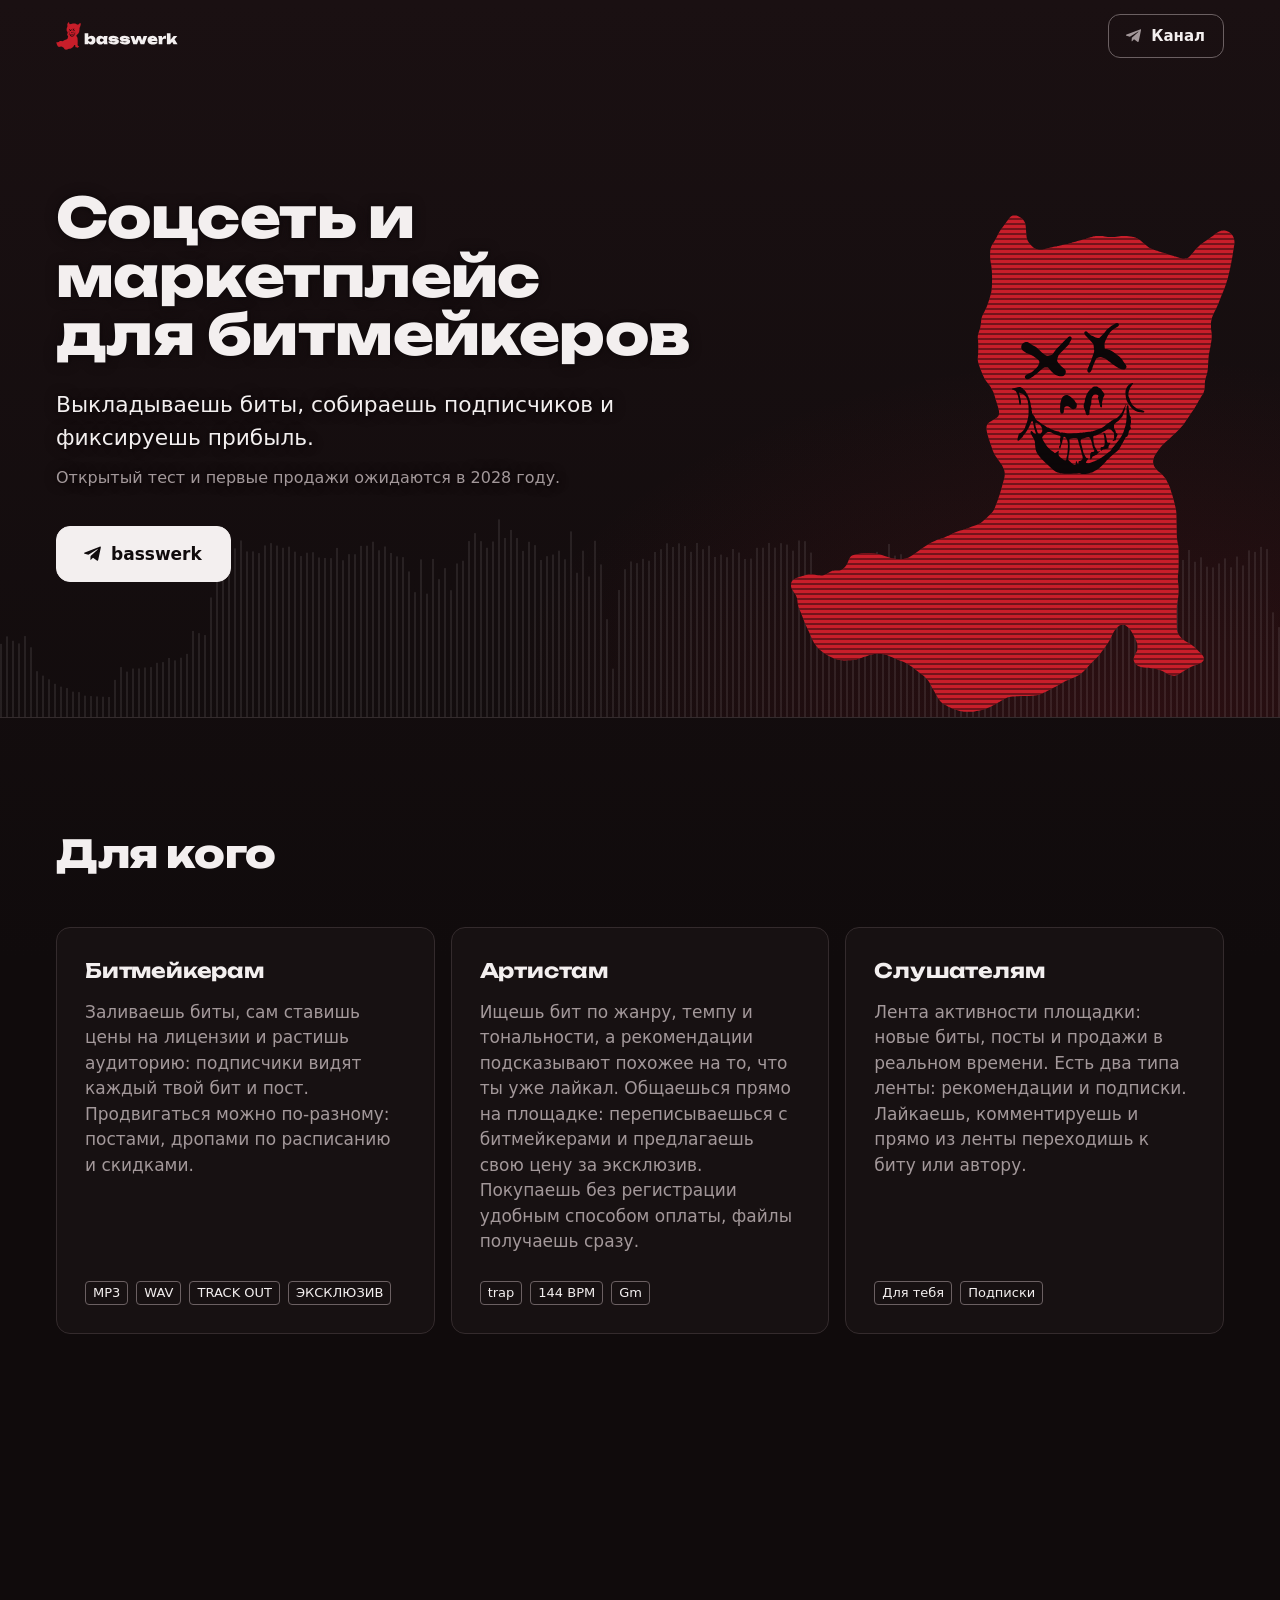
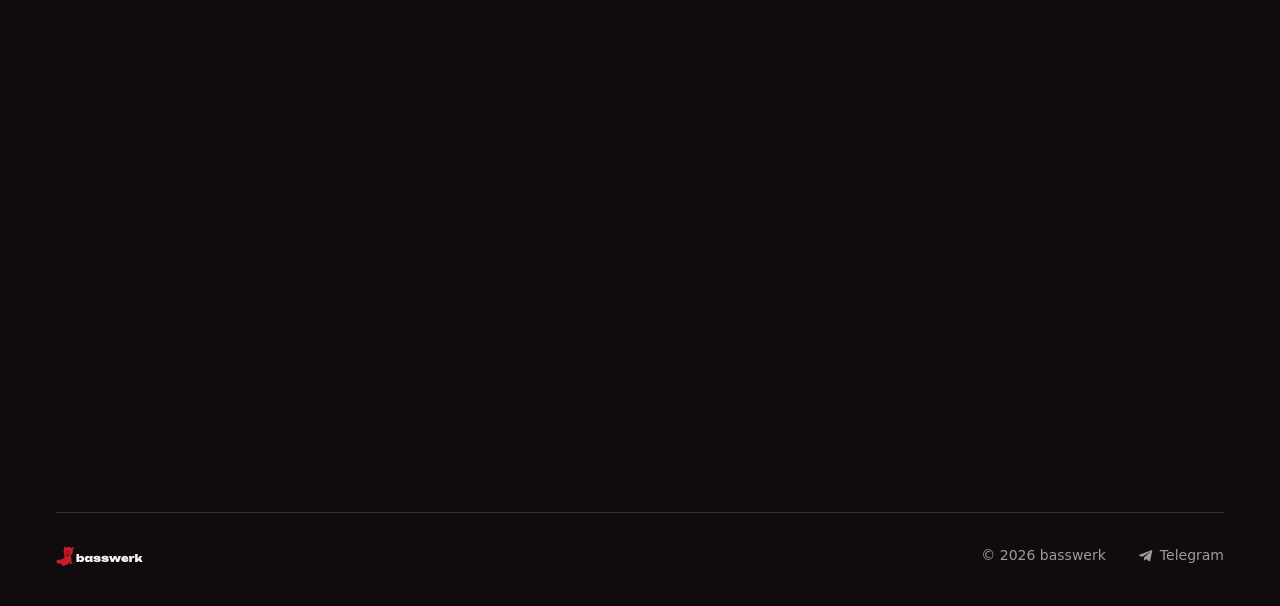
<file: index.html>
<!doctype html>
<html lang="ru">
<head>
<meta charset="utf-8">
<meta name="viewport" content="width=device-width, initial-scale=1, viewport-fit=cover">
<meta http-equiv="Content-Security-Policy" content="default-src 'self'; img-src 'self' data:; font-src 'self'; style-src 'self'; script-src 'self'; connect-src 'self'; object-src 'none'; base-uri 'none'; form-action 'none'">
<title>basswerk: социальная сеть и маркетплейс для битмейкеров</title>
<meta name="description" content="Соцсеть и маркетплейс для битмейкеров: выкладываешь биты, собираешь подписчиков и фиксируешь прибыль. Открытый тест и первые продажи ожидаются в 2028 году.">
<link rel="canonical" href="https://basswerk.ru/">
<meta name="theme-color" content="#100B0C">
<meta name="color-scheme" content="dark">
<meta property="og:type" content="website">
<meta property="og:site_name" content="basswerk">
<meta property="og:locale" content="ru_RU">
<meta property="og:url" content="https://basswerk.ru/">
<meta property="og:title" content="basswerk: социальная сеть и маркетплейс для битмейкеров">
<meta property="og:description" content="Выкладываешь биты, собираешь подписчиков и фиксируешь прибыль. Открытый тест и первые продажи ожидаются в 2028 году.">
<meta name="twitter:card" content="summary">
<link rel="icon" href="/assets/favicon.svg" type="image/svg+xml">
<link rel="preload" href="/assets/fonts/unbounded-cyrillic.woff2" as="font" type="font/woff2" crossorigin>
<link rel="stylesheet" href="/css/main.css?v=20261120n">
<script type="module" src="/js/main.js?v=20261120m"></script>
</head>
<body>
<svg class="sprite" aria-hidden="true">
  <symbol id="i-tg" viewBox="0 0 24 24"><path fill="currentColor" d="M21.4 4.1 18.3 19c-.2 1-.8 1.3-1.7.8l-4.6-3.4-2.2 2.1c-.3.3-.5.5-1 .5l.3-4.7 8.6-7.8c.4-.3-.1-.5-.6-.2L6.5 13 2 11.6c-1-.3-1-1 .2-1.5L20 3.2c.8-.3 1.6.2 1.4.9Z"/></symbol>
</svg>
<a class="skip" href="#main">Перейти к содержимому</a>

<header class="top wrap">
  <a class="logo" href="/"><img src="/assets/logo.svg" width="122" height="28" alt="basswerk"></a>
  <a class="btn" href="https://t.me/basswerk"><svg class="tg" width="18" height="18" aria-hidden="true"><use href="#i-tg"/></svg>Канал</a>
</header>

<main id="main">
  <section class="hero">
    <div class="wrap hero-in">
      <div class="hero-text">
        <h1>Соцсеть и маркетплейс для&nbsp;битмейкеров</h1>
        <p class="lead">Выкладываешь биты, собираешь подписчиков и фиксируешь прибыль.</p>
        <p class="when">Открытый тест и первые продажи ожидаются в&nbsp;2028&nbsp;году.</p>
        <div class="cta">
          <a class="btn btn-fill btn-lg" href="https://t.me/basswerk"><svg class="tg" width="20" height="20" aria-hidden="true"><use href="#i-tg"/></svg>basswerk</a>
        </div>
      </div>
      <div class="ghost" aria-hidden="true"><span class="scan"></span></div>
    </div>
  </section>

  <section class="sec wrap" aria-labelledby="who" data-rv>
    <h2 id="who">Для кого</h2>
    <div class="cards">
      <article class="card">
        <h3>Битмейкерам</h3>
        <p>Заливаешь биты, сам ставишь цены на лицензии и растишь аудиторию: подписчики видят каждый твой бит и пост. Продвигаться можно по-разному: постами, дропами по расписанию и скидками.</p>
        <ul class="tags" aria-label="Лицензии">
          <li>MP3</li><li>WAV</li><li>TRACK OUT</li><li>ЭКСКЛЮЗИВ</li>
        </ul>
      </article>
      <article class="card">
        <h3>Артистам</h3>
        <p>Ищешь бит по жанру, темпу и тональности, а рекомендации подсказывают похожее на то, что ты уже лайкал. Общаешься прямо на площадке: переписываешься с битмейкерами и предлагаешь свою цену за эксклюзив. Покупаешь без регистрации удобным способом оплаты, файлы получаешь сразу.</p>
        <ul class="tags" aria-label="Пример фильтра">
          <li>trap</li><li>144 BPM</li><li>Gm</li>
        </ul>
      </article>
      <article class="card">
        <h3>Слушателям</h3>
        <p>Лента активности площадки: новые биты, посты и продажи в реальном времени. Есть два типа ленты: рекомендации и подписки. Лайкаешь, комментируешь и прямо из ленты переходишь к биту или автору.</p>
        <ul class="tags" aria-label="Вкладки ленты">
          <li>Для тебя</li><li>Подписки</li>
        </ul>
      </article>
    </div>
  </section>

  <section class="sec wrap" aria-labelledby="diff" data-rv>
    <h2 id="diff">Чем отличаемся</h2>
    <div class="diff">
      <div class="diff-item">
        <h3>Биты, взаимодействие с аудиторией, сделки и продвижение на одной площадке</h3>
        <p>Выкладываешь бит, рассказываешь о нём подписчикам в посте, получаешь отклик в комментариях и лайках и поднимаешься выше в рекомендациях. Здесь же получаешь оффер на эксклюзив и закрываешь сделку: договариваться в личке больше не нужно.</p>
        <figure class="mock mock-feed">
          <figcaption>Макет</figcaption>
          <div class="feed" data-feed></div>
        </figure>
      </div>
      <div class="diff-item">
        <h3>Лицензию можно проверить на basswerk и в блокчейне</h3>
        <p>У каждой купленной лицензии есть своя страница и PDF: на какой бит, кто и когда купил, что разрешено. Запись о лицензии хранится в блокчейне, задним числом её не подделать.</p>
        <figure class="mock mock-lic">
          <figcaption>Макет</figcaption>
          <div class="lic">
            <div class="lic-info">
              <p class="lic-no">Лицензия № 000214</p>
              <p class="lic-title">WAV-лицензия на KILLSWITCH</p>
              <span class="status">Действительна</span>
              <dl class="lic-dl">
                <dt>Битмейкер</dt><dd>papaguap</dd>
                <dt>Покупатель</dt><dd>zatru</dd>
                <dt>Дата</dt><dd>14 марта</dd>
              </dl>
              <div class="lic-btns">
                <span class="btn btn-sm is-locked">Скачать PDF</span>
                <button type="button" class="btn btn-sm btn-fill copy" data-copy="https://basswerk.ru/"><span>Скопировать ссылку</span><span>Скопировано</span></button>
              </div>
              <p class="lic-chain"><span class="is-locked">Запись в блокчейне ↗</span></p>
            </div>
            <div class="doc" aria-hidden="true">
              <div class="doc-head"><img src="/assets/favicon.svg" width="14" height="16" alt=""><b>basswerk</b><span>№ 000214</span></div>
              <p class="doc-title">Лицензия</p>
              <p class="doc-sub">на использование бита KILLSWITCH, тип WAV</p>
              <dl class="doc-dl">
                <dt>Лицензиар</dt><dd>papaguap</dd>
                <dt>Лицензиат</dt><dd>zatru</dd>
                <dt>Дата выдачи</dt><dd>14.03</dd>
              </dl>
              <ol class="doc-terms">
                <li>Лицензиар передаёт Лицензиату неисключительное право использовать бит в одном музыкальном произведении.</li>
                <li>Лицензиат указывает автора бита в описании трека: prod. by papaguap.</li>
                <li>Проверить лицензию можно на basswerk.ru.</li>
              </ol>
              <div class="doc-sign">
                <svg class="sig" viewBox="0 0 120 40" aria-hidden="true"><path d="M4 30c10-14 16-22 20-20s-6 22 0 20 10-18 16-16-2 14 4 13 8-12 14-11 0 9 6 8 12-10 20-9 14 4 30-2" fill="none" stroke="currentColor" stroke-width="2" stroke-linecap="round"/></svg>
                <svg class="stamp" viewBox="0 0 100 100" aria-hidden="true">
                  <defs><path id="ring" d="M50 50m-36 0a36 36 0 1 1 72 0a36 36 0 1 1-72 0"/></defs>
                  <circle cx="50" cy="50" r="46" fill="none" stroke="currentColor" stroke-width="2.5"/>
                  <circle cx="50" cy="50" r="27" fill="none" stroke="currentColor" stroke-width="1.5"/>
                  <text font-size="9.5" font-weight="700" letter-spacing="1.6" fill="currentColor"><textPath href="#ring">BASSWERK   ЛИЦЕНЗИЯ   000214</textPath></text>
                  <text x="50" y="55" text-anchor="middle" font-size="12" font-weight="800" fill="currentColor">WAV</text>
                </svg>
              </div>
            </div>
          </div>
        </figure>
      </div>
    </div>
  </section>

  <section class="sec wrap" aria-labelledby="now" data-rv>
    <h2 id="now">Где мы сейчас</h2>
    <div class="road">
      <div class="road-track" aria-hidden="true">
        <div class="road-wave"></div>
        <span class="road-head">Сейчас</span>
      </div>
      <ol class="road-list">
        <li class="is-now"><span class="road-y">2026</span><span class="road-d">Продумали продукт и собрали прототип</span></li>
        <li><span class="road-y">2027</span><span class="road-d">Разработка и опрос битмейкеров, артистов и слушателей</span></li>
        <li><span class="road-y">2028</span><span class="road-d">Закрытый тест, затем открытый с первыми продажами</span></li>
        <li><span class="road-y">Потом</span><span class="road-d">Запуск для всех</span></li>
      </ol>
    </div>
  </section>

  <section class="sec wrap" aria-labelledby="tg" data-rv>
    <div class="tg-box">
      <div>
        <h2 id="tg">Все сливы и разработка в нашем канале</h2>
        <p>Пишем, как продвигается работа над платформой. Показываем фичи до релиза и собираем идеи: что добавить и как сделать удобнее именно тебе.</p>
      </div>
      <a class="btn btn-fill btn-lg" href="https://t.me/basswerk"><svg class="tg" width="20" height="20" aria-hidden="true"><use href="#i-tg"/></svg>Подписаться</a>
    </div>
  </section>
</main>

<footer class="foot wrap">
  <img src="/assets/logo.svg" width="87" height="20" alt="basswerk">
  <span>© 2026 basswerk</span>
  <a href="https://t.me/basswerk"><svg class="tg" width="16" height="16" aria-hidden="true"><use href="#i-tg"/></svg>Telegram</a>
</footer>
</body>
</html>
</file>
<file: css/main.css>
/* basswerk landing. Бренд не финальный: цвета и шрифты только через переменные ниже. */

@font-face {
  font-family: Unbounded;
  font-style: normal;
  font-weight: 600 900;
  font-display: swap;
  src: url(/assets/fonts/unbounded-cyrillic.woff2) format("woff2");
  unicode-range: U+0301, U+0400-045F, U+0490-0491, U+04B0-04B1, U+2116;
}
@font-face {
  font-family: Unbounded;
  font-style: normal;
  font-weight: 600 900;
  font-display: swap;
  src: url(/assets/fonts/unbounded-latin.woff2) format("woff2");
  unicode-range: U+0000-00FF, U+0131, U+0152-0153, U+02BB-02BC, U+02C6, U+02DA, U+02DC, U+0304, U+0308, U+0329, U+2000-206F, U+20AC, U+2122, U+2191, U+2193, U+2212, U+2215, U+FEFF, U+FFFD;
}

:root {
  --bg: #100B0C;
  --bg-top: #1A1012;
  --surface: #171112;
  --raised: #211A1B;
  --line: #342B2D;
  --line-strong: #6B6062;
  --text: #F3EFEF;
  --muted: #A3989A;
  --ok: #2DB36F;
  --ok-text: #5FD49A;
  --red: #C81E2A;
  --signal: #FF4640;
  --paper: #F3EFE8;
  --ink: #1B1516;
  --ink-blue: #2B3D8F;

  --fd: Unbounded, "Arial Black", system-ui, sans-serif;
  --fs: system-ui, -apple-system, "Segoe UI", Roboto, "Helvetica Neue", Arial, sans-serif;
  --fdoc: Georgia, "Times New Roman", serif;

  --gut: 1rem;
  --wrap: 77.5rem;
  --r: 14px;
}
@media (min-width: 600px) { :root { --gut: 2rem; } }
@media (min-width: 1100px) { :root { --gut: 3.5rem; } }

/* Большие мониторы: всё в rem, растёт ступенями от ширины */
@media (min-width: 2200px) { html { font-size: 19px; } }
@media (min-width: 2900px) { html { font-size: 22px; } }
@media (min-width: 3600px) { html { font-size: 26px; } }

/* Скроллы как в прототипе: Chrome и Safari через ::-webkit-scrollbar, Firefox через стандартные свойства */
::-webkit-scrollbar { width: 12px; height: 12px; background: transparent; }
::-webkit-scrollbar-track, ::-webkit-scrollbar-corner { background: transparent; }
::-webkit-scrollbar-button { display: none; width: 0; height: 0; }
::-webkit-scrollbar-thumb { background: rgba(245, 242, 242, .16); background-clip: padding-box; border: 3px solid transparent; border-radius: 12px; min-height: 40px; }
::-webkit-scrollbar-thumb:hover { background-color: rgba(245, 242, 242, .3); }
::-webkit-scrollbar-thumb:active { background-color: rgba(245, 242, 242, .42); }
@supports not selector(::-webkit-scrollbar) { * { scrollbar-width: thin; scrollbar-color: rgba(245, 242, 242, .2) transparent; } }

*, *::before, *::after { box-sizing: border-box; }
/* manipulation: без зума по двойному тапу, щипок остаётся (зум нужен для доступности) */
html { background: var(--bg); -webkit-text-size-adjust: 100%; text-size-adjust: 100%; touch-action: manipulation; }
body {
  margin: 0;
  background: linear-gradient(180deg, var(--bg-top) 0, var(--bg) 60rem) no-repeat, var(--bg);
  color: var(--text);
  font: 400 1rem/1.5 var(--fs);
  -webkit-font-smoothing: antialiased;
  -webkit-tap-highlight-color: transparent;
}
img { display: block; max-width: 100%; height: auto; }
a { color: inherit; }
p { margin: 0; }
h1, h2, h3 { margin: 0; font-family: var(--fd); font-weight: 800; letter-spacing: -0.01em; }
:focus-visible { outline: 2px solid var(--text); outline-offset: 3px; border-radius: 4px; }
.sprite { position: absolute; width: 0; height: 0; overflow: hidden; }
.sr { position: absolute; width: 1px; height: 1px; overflow: hidden; clip: rect(0 0 0 0); white-space: nowrap; }
.muted { color: var(--muted); }
.is-locked { cursor: not-allowed; }

.wrap { width: min(100% - 2 * var(--gut), var(--wrap)); margin-inline: auto; }

.skip {
  position: absolute; left: var(--gut); top: -4rem; z-index: 10;
  padding: .625rem 1rem; border-radius: 10px;
  background: var(--text); color: var(--bg); font-weight: 600; text-decoration: none;
}
.skip:focus { top: .75rem; }

/* ---------- кнопки ---------- */
.btn {
  display: inline-flex; align-items: center; justify-content: center; gap: .5rem;
  height: 2.75rem; padding: 0 1.125rem;
  border: 1px solid var(--line-strong); border-radius: 12px;
  background: none; color: inherit;
  font: 600 .9375rem/1 var(--fs); text-decoration: none; white-space: nowrap; cursor: pointer;
  transition: border-color .15s, background-color .15s;
}
.btn:hover { border-color: var(--text); }
.btn .tg { flex: none; margin-left: -.125rem; color: var(--muted); }
.btn-fill { background: var(--text); border-color: var(--text); color: var(--bg); }
.btn-fill:hover { background: #fff; border-color: #fff; }
.btn-fill .tg { color: var(--bg); }
.btn-lg { height: 3.5rem; padding: 0 1.75rem; border-radius: 14px; font-size: 1.0625rem; }
.btn-sm { height: 2.25rem; padding: 0 .875rem; border-radius: 10px; font-size: .8125rem; }
.btn.is-locked:hover { border-color: var(--line-strong); }

/* ---------- шапка ---------- */
.top { position: relative; z-index: 2; display: flex; align-items: center; justify-content: space-between; height: 4.5rem; }
.logo { display: block; border-radius: 6px; }
.logo img { height: 1.75rem; width: auto; }

/* ---------- первый экран ---------- */
.hero {
  position: relative; overflow: hidden;
  border-bottom: 1px solid var(--line);
  background: radial-gradient(70% 80% at 88% 100%, rgba(200, 30, 42, .14), transparent 70%);
}
.eq { position: absolute; inset: 0; width: 100%; height: 100%; z-index: 0; pointer-events: none; }
.hero-in { position: relative; z-index: 1; display: grid; grid-template-columns: minmax(0, 1fr); }
.hero-text { padding: clamp(2.5rem, 9vh, 7rem) 0 0; }
/* Тёмный ореол цвета фона: текст читается, даже когда под ним подсвечены столбики эквалайзера */
.hero h1, .lead, .when { text-shadow: 0 0 3px rgba(16, 11, 12, .9), 0 0 12px rgba(16, 11, 12, .85); }
.hero h1 {
  max-width: 12em;
  font-size: clamp(1.75rem, .9rem + 3.2vw, 3.875rem);
  line-height: 1.06;
  text-wrap: balance;
}
.lead { margin-top: 1.5rem; max-width: 30em; font-size: clamp(1.125rem, 1rem + .45vw, 1.375rem); }
.when { margin-top: .75rem; color: var(--muted); font-size: 1rem; }
.cta { margin-top: 2.25rem; display: flex; flex-wrap: wrap; gap: 1rem; align-items: center; }

/* Призрак с CRT-строками, стоит на нижней линии экрана целиком */
.ghost {
  position: relative;
  justify-self: end;
  width: min(60%, 16rem);
  aspect-ratio: 914 / 1020;
  margin: -.5rem 0 0 0;
  background: url(/assets/ghost.svg) center / contain no-repeat;
}
.scan {
  position: absolute; inset: 0; overflow: hidden;
  -webkit-mask: url(/assets/ghost-mask.svg) center / contain no-repeat;
          mask: url(/assets/ghost-mask.svg) center / contain no-repeat;
  background: repeating-linear-gradient(to bottom, transparent 0 3px, rgba(11, 7, 8, .45) 3px 5px);
}
.scan::before {
  content: ""; position: absolute; left: 0; right: 0; top: 0; height: 18%;
  background: linear-gradient(to bottom, transparent, rgba(255, 70, 64, .38), transparent);
  transform: translateY(-100%);
  animation: sweep 7s linear infinite;
}
.hero.is-off .scan::before { animation-play-state: paused; }
@keyframes sweep { to { transform: translateY(620%); } }

@media (min-width: 1000px) {
  .hero-in { grid-template-columns: minmax(0, 1.5fr) minmax(0, 1fr); column-gap: 2rem; align-items: end; }
  .hero-text { padding: clamp(4rem, 13vh, 9rem) 0 clamp(5rem, 15vh, 10rem); }
  .ghost { width: 100%; max-width: 33rem; margin: 3rem -1rem 0 0; }
}

/* ---------- секции ---------- */
.sec { padding-block: clamp(4rem, 9vw, 7.5rem); }
.sec + .sec { border-top: 1px solid var(--line); }
.sec h2 {
  margin-bottom: clamp(2rem, 4vw, 3.25rem);
  font-size: clamp(1.625rem, 1.2rem + 1.5vw, 2.75rem);
  line-height: 1.1;
}

.tags { list-style: none; margin: 0; padding: 0; display: flex; flex-wrap: wrap; gap: .5rem; }
.tags li {
  height: 1.5rem; padding: 0 .4375rem;
  display: inline-flex; align-items: center;
  border: 1px solid var(--line-strong); border-radius: 4px;
  font-size: .8125rem; font-weight: 500; line-height: 1; white-space: nowrap;
}

/* Для кого */
.cards { display: grid; gap: 1rem; }
.card {
  display: flex; flex-direction: column; gap: .875rem;
  padding: 1.75rem;
  background: var(--surface); border: 1px solid var(--line); border-radius: var(--r);
}
.card h3 { font-size: 1.25rem; font-weight: 700; }
.card p { color: var(--muted); font-size: 1.0625rem; }
.card .tags { margin-top: auto; padding-top: .75rem; }
@media (min-width: 900px) {
  .cards { grid-template-columns: repeat(3, minmax(0, 1fr)); }
}

/* Чем отличаемся */
.diff { display: grid; gap: 3.5rem; }
.diff-item h3 { max-width: 20em; font-size: clamp(1.25rem, 1rem + .8vw, 1.75rem); line-height: 1.2; }
.diff-item > p { margin-top: 1rem; max-width: 34em; color: var(--muted); font-size: 1.0625rem; }
@media (min-width: 1000px) {
  .diff { grid-template-columns: repeat(2, minmax(0, 1fr)); grid-template-rows: auto auto 1fr; column-gap: 3rem; row-gap: 0; }
  .diff-item { display: grid; grid-template-rows: subgrid; grid-row: span 3; }
  /* Заголовки разной длины центрируются друг относительно друга по вертикали */
  .diff-item h3 { align-self: center; }
}

.mock {
  position: relative; margin: 2rem 0 0;
  background: var(--surface); border: 1px solid var(--line); border-radius: var(--r);
}
.mock figcaption {
  position: absolute; top: -.6rem; right: 1rem; z-index: 3; padding: 0 .5rem;
  background: var(--bg); color: var(--muted);
  font: 700 .6875rem/1.2rem var(--fd); letter-spacing: .06em; text-transform: uppercase;
}

/* Волна как в прототипе */
.wave { position: relative; touch-action: pan-y; user-select: none; -webkit-user-select: none; }
.wave canvas { display: block; width: 100%; height: 100%; }
.w-line { position: absolute; top: 0; bottom: 0; width: 1px; margin-left: -.5px; background: rgba(255, 255, 255, .85); pointer-events: none; opacity: 0; }
.w-tip {
  position: absolute; top: -30px; transform: translateX(-50%);
  height: 22px; padding: 0 7px; display: inline-flex; align-items: center;
  border-radius: 4px; background: rgba(0, 0, 0, .72); color: #fff;
  font-size: 12px; line-height: 1; font-weight: 600; white-space: nowrap; pointer-events: none; opacity: 0;
}
.wave.is-hover .w-line, .wave.is-hover .w-tip { opacity: 1; }

/* Макет ленты */
.av {
  flex: none; width: 2.25rem; height: 2.25rem; border-radius: 50%;
  display: grid; place-items: center;
  font: 900 .8125rem/1 var(--fd); color: var(--text);
  background: radial-gradient(120% 120% at 20% 100%, #5A4146, var(--raised) 70%);
}
/* Обрезка во внутреннем слое: у самой карточки обрезать нельзя, иначе срежется подпись «Макет» */
.feed { overflow: hidden; border-radius: calc(var(--r) - 1px); }
.fd-head {
  display: flex; flex-wrap: wrap; align-items: center; justify-content: space-between; gap: .625rem;
  padding: 1rem 1rem .875rem; border-bottom: 1px solid var(--line);
}
.seg { display: inline-flex; padding: 3px; border-radius: 10px; background: var(--raised); }
.seg button, .chips button {
  font: 600 .8125rem/1 var(--fs); color: var(--muted); background: none; cursor: pointer;
  transition: color .15s, background-color .15s, border-color .15s;
}
.seg button { height: 2rem; padding: 0 .75rem; border: 0; border-radius: 8px; }
.seg button:hover { color: var(--text); }
.seg button[aria-pressed="true"] { background: var(--text); color: var(--bg); }
.chips { display: flex; flex-wrap: wrap; gap: .375rem; }
.chips button { height: 1.75rem; padding: 0 .5625rem; border: 1px solid var(--line); border-radius: 4px; }
.chips button:hover { border-color: var(--line-strong); }
.chips button[aria-pressed="true"] { border-color: var(--line-strong); color: var(--text); }
/* position: relative держит внутри ленты всё абсолютное (подписи .sr, полоску волны),
   иначе оно вылезает из прокрутки и удлиняет страницу */
.fd-list {
  position: relative;
  list-style: none; margin: 0; padding: 0 .5rem 0 1rem;
  height: 27rem; overflow-y: auto; overscroll-behavior-y: auto;
}
.fd-list:focus-visible { outline-offset: -2px; }
.post, .ev { border-bottom: 1px solid var(--line); }
.post { padding: 1rem 0; }
.p-head { display: flex; align-items: center; gap: .75rem; }
.p-head b { display: block; font-size: .9375rem; font-weight: 600; }
.p-head small, .ev small { display: block; color: var(--muted); font-size: .75rem; }
.p-text { margin-top: .625rem; font-size: .9375rem; line-height: 1.45; }
/* Обложка-плашка: один цвет и название; шрифт подгоняется, чтобы название влезло в строку */
.cv {
  --fmax: .5rem;
  display: flex; align-items: flex-end; overflow: hidden; container-type: inline-size;
  background: var(--cv, var(--raised)); color: #fff;
}
.cv > span { font: 900 min(var(--fmax), calc(100cqi / (var(--n, 8) * .9)))/1 var(--fd); white-space: nowrap; }
.cv-att { flex: none; width: 3.25rem; height: 3.25rem; padding: .3rem; border-radius: 6px; }
.cv-ev { flex: none; width: 2.5rem; height: 2.5rem; padding: .25rem; border-radius: 5px; }
.cv-img { --fmax: 1.375rem; margin-top: .75rem; height: 11rem; padding: 1rem; border-radius: 10px; }
.att { display: flex; gap: .75rem; margin-top: .75rem; padding: .625rem; background: var(--raised); border-radius: 10px; }
.att-main { flex: 1; min-width: 0; }
.att-top { display: flex; align-items: center; gap: .625rem; }
.pl {
  flex: none; width: 1.75rem; height: 1.75rem; border-radius: 50%;
  display: grid; place-items: center; padding-left: 2px;
  background: var(--line-strong); color: var(--surface); cursor: not-allowed;
}
.att-tt { flex: 1; min-width: 0; display: grid; }
.att-t { font: 700 .8125rem/1.25 var(--fd); white-space: nowrap; }
.att-s { color: var(--muted); font-size: .75rem; }
.att-price { font-size: .8125rem; font-weight: 600; white-space: nowrap; }
.att .wave { height: 33px; margin-top: .5rem; }
.p-acts { display: flex; align-items: center; gap: 1.25rem; margin-top: .75rem; color: var(--muted); font-size: .8125rem; font-variant-numeric: tabular-nums; }
.p-acts > * { display: inline-flex; align-items: center; gap: .375rem; }
.like { height: 1.75rem; padding: 0; border: 0; background: none; color: inherit; font: inherit; cursor: pointer; }
.like:hover { color: var(--text); }
.like.on { color: var(--signal); }
.ev { display: flex; align-items: center; gap: .75rem; padding: .875rem 0; }
.ev-av { position: relative; flex: none; }
.ev-av i {
  position: absolute; right: -4px; bottom: -4px;
  width: 1.125rem; height: 1.125rem; border-radius: 50%;
  display: grid; place-items: center;
  background: var(--raised); border: 2px solid var(--surface); color: var(--text);
}
.ev-av i.sale { background: var(--ok); color: #06140C; }
.ev p { flex: 1; min-width: 0; font-size: .875rem; line-height: 1.4; }
.lnk { font-weight: 600; }
.ev-amt { color: var(--ok-text); font-size: .875rem; font-weight: 600; white-space: nowrap; font-variant-numeric: tabular-nums; }
.fd-end, .fd-empty { padding: 1.25rem 0; color: var(--muted); font-size: .8125rem; text-align: center; }
svg.i { display: block; flex: none; }

/* Макет лицензии и кусок PDF */
.mock-lic { display: flex; flex-direction: column; }
.lic {
  flex: 1; position: relative; overflow: hidden; container-type: inline-size;
  padding: 1.25rem; border-radius: calc(var(--r) - 1px);
}
.lic-info { position: relative; z-index: 1; }
.lic-no { color: var(--muted); font-size: .8125rem; font-variant-numeric: tabular-nums; }
.lic-title { margin-top: .375rem; font: 800 1.25rem/1.2 var(--fd); }
.status {
  display: inline-flex; align-items: center; gap: .5rem;
  height: 1.75rem; margin-top: .875rem; padding: 0 .625rem;
  border-radius: 6px; background: rgba(45, 179, 111, .12);
  color: var(--ok-text); font-size: .8125rem; font-weight: 600;
}
.status::before { content: ""; width: 6px; height: 6px; border-radius: 50%; background: var(--ok); }
.lic-dl { display: grid; grid-template-columns: auto 1fr; gap: .5rem 1.5rem; margin: 1.25rem 0 0; font-size: .9375rem; }
.lic-dl dt { color: var(--muted); }
.lic-dl dd { margin: 0; }
.lic-btns { display: flex; flex-wrap: wrap; gap: .5rem; margin-top: 1.25rem; }
.copy { display: inline-grid; place-items: center; }
.copy > span { grid-area: 1 / 1; }
.copy > span:last-child, .copy.is-done > span:first-child { visibility: hidden; }
.copy.is-done > span:last-child { visibility: visible; }
.lic-chain { margin-top: 1rem; color: var(--muted); font-size: .8125rem; }
.lic-chain .is-locked { text-decoration: underline; text-underline-offset: 3px; text-decoration-color: rgba(163, 152, 154, .5); }

.doc {
  position: relative; width: 92%; margin: 1.75rem -.5rem -9rem auto;
  padding: 1rem 1.125rem 1.25rem;
  background: var(--paper); color: var(--ink); border-radius: 3px;
  box-shadow: 0 1.5rem 3rem rgba(0, 0, 0, .5);
  transform: rotate(-2.5deg); transform-origin: 0 0;
  font-size: .625rem; line-height: 1.45;
}
.doc-head { display: flex; align-items: center; gap: .375rem; padding-bottom: .5rem; border-bottom: 1px solid rgba(27, 21, 22, .2); }
.doc-head img { width: .875rem; height: auto; }
.doc-head b { font: 800 .6875rem/1 var(--fd); }
.doc-head span { margin-left: auto; color: rgba(27, 21, 22, .6); font-variant-numeric: tabular-nums; }
.doc-title { margin-top: .875rem; font: 800 1rem/1 var(--fd); letter-spacing: .08em; text-transform: uppercase; }
.doc-sub { margin-top: .25rem; font-family: var(--fdoc); font-style: italic; color: rgba(27, 21, 22, .75); }
.doc-dl { display: grid; grid-template-columns: auto 1fr; gap: .125rem .875rem; margin: .75rem 0 0; }
.doc-dl dt { color: rgba(27, 21, 22, .6); }
.doc-dl dd { margin: 0; font-weight: 600; }
.doc-terms { margin: .75rem 0 0; padding-left: 1rem; font-family: var(--fdoc); font-size: .5625rem; color: rgba(27, 21, 22, .85); }
.doc-terms li + li { margin-top: .25rem; }
.doc-sign { display: flex; align-items: flex-end; justify-content: space-between; margin-top: .5rem; }
.sig { width: 5.5rem; height: auto; color: var(--ink-blue); }
.stamp { width: 4.75rem; height: auto; margin-right: .5rem; color: rgba(200, 30, 42, .78); transform: rotate(-14deg); }
.stamp text { font-family: var(--fd); }

@container (min-width: 34rem) {
  .lic-info { max-width: 50%; }
  .doc { position: absolute; right: -1.5rem; bottom: -2.5rem; width: 47%; margin: 0; transform: rotate(-3deg); transform-origin: 100% 100%; }
}

/* Где мы сейчас: волна заполнена до текущей точки */
.road { --p: 19%; }
.road-track { position: relative; padding-top: 2rem; }
.road-wave, .road-cv { height: clamp(4rem, 7vw, 6.5rem); }
.road-wave {
  -webkit-mask: url(/assets/wave.svg) 0 0 / 100% 100% no-repeat;
          mask: url(/assets/wave.svg) 0 0 / 100% 100% no-repeat;
  background: linear-gradient(to right, var(--text) 0 var(--p), var(--line-strong) var(--p) 100%);
}
.road-track.has-cv .road-wave { display: none; }
.road-cv { cursor: default; }
.road-head {
  position: absolute; top: 0; bottom: 0; left: var(--p); z-index: 1;
  width: 2px; margin-left: -1px; background: var(--signal); pointer-events: none;
  font: 700 .6875rem/1 var(--fd); letter-spacing: .06em; text-transform: uppercase; color: var(--signal);
  text-indent: .5rem; white-space: nowrap;
}
.road-list { list-style: none; margin: 2rem 0 0; padding: 0; display: grid; gap: 1.25rem; }
.road-list li { display: grid; gap: .25rem; padding-left: 1rem; border-left: 1px solid var(--line-strong); }
.road-y { font: 700 1.125rem/1.3 var(--fd); }
.road-d { color: var(--muted); }
.road-list .is-now { border-left-color: var(--signal); }
.road-list .is-now .road-d { color: var(--text); }
@media (min-width: 900px) {
  .road-list { grid-template-columns: repeat(4, minmax(0, 1fr)); gap: 2rem; margin-top: 1.5rem; }
  .road-list li { padding: 1rem 0 0; border-left: 0; border-top: 1px solid var(--line-strong); }
  .road-list .is-now { border-top-color: var(--signal); }
}

/* Канал */
.tg-box {
  display: grid; gap: 2rem;
  padding: clamp(1.75rem, 4vw, 3.5rem);
  background: var(--surface); border: 1px solid var(--line); border-radius: 20px;
}
.sec .tg-box h2 { margin-bottom: 1rem; max-width: 18em; }
.tg-box p { max-width: 36em; color: var(--muted); font-size: 1.0625rem; }
.tg-box .btn { justify-self: start; }
@media (min-width: 900px) {
  .tg-box { grid-template-columns: minmax(0, 1fr) auto; align-items: end; column-gap: 3rem; }
}

/* ---------- подвал ---------- */
.foot {
  display: flex; flex-wrap: wrap; align-items: center; gap: 1rem 2rem;
  padding: 2rem 0 2.5rem; border-top: 1px solid var(--line);
  color: var(--muted); font-size: .875rem;
}
.foot img { height: 1.25rem; width: auto; margin-right: auto; }
.foot a { display: inline-flex; align-items: center; gap: .375rem; text-decoration: none; }
.foot a:hover { color: var(--text); }

/* ---------- 404 ---------- */
.nf { padding-block: clamp(4rem, 14vh, 9rem); }
.nf .nf-code { margin: 0; font: 900 clamp(4.5rem, 2rem + 12vw, 11rem)/1 var(--fd); color: var(--signal); }
.nf h1 { margin-top: 1.5rem; font-size: clamp(1.5rem, 1.1rem + 1.6vw, 2.5rem); }
.nf p { margin-top: 1rem; color: var(--muted); font-size: 1.0625rem; }
.nf .btn { margin-top: 2rem; }

/* ---------- появление при прокрутке, только то, что ниже первого экрана ---------- */
.rv { opacity: 0; transform: translateY(1rem); }
.rv.in { opacity: 1; transform: none; transition: opacity .6s ease, transform .7s cubic-bezier(.2, .7, .2, 1); }

@media (prefers-reduced-motion: reduce) {
  .scan::before { display: none; }
  .rv { opacity: 1; transform: none; }
}
</file>
